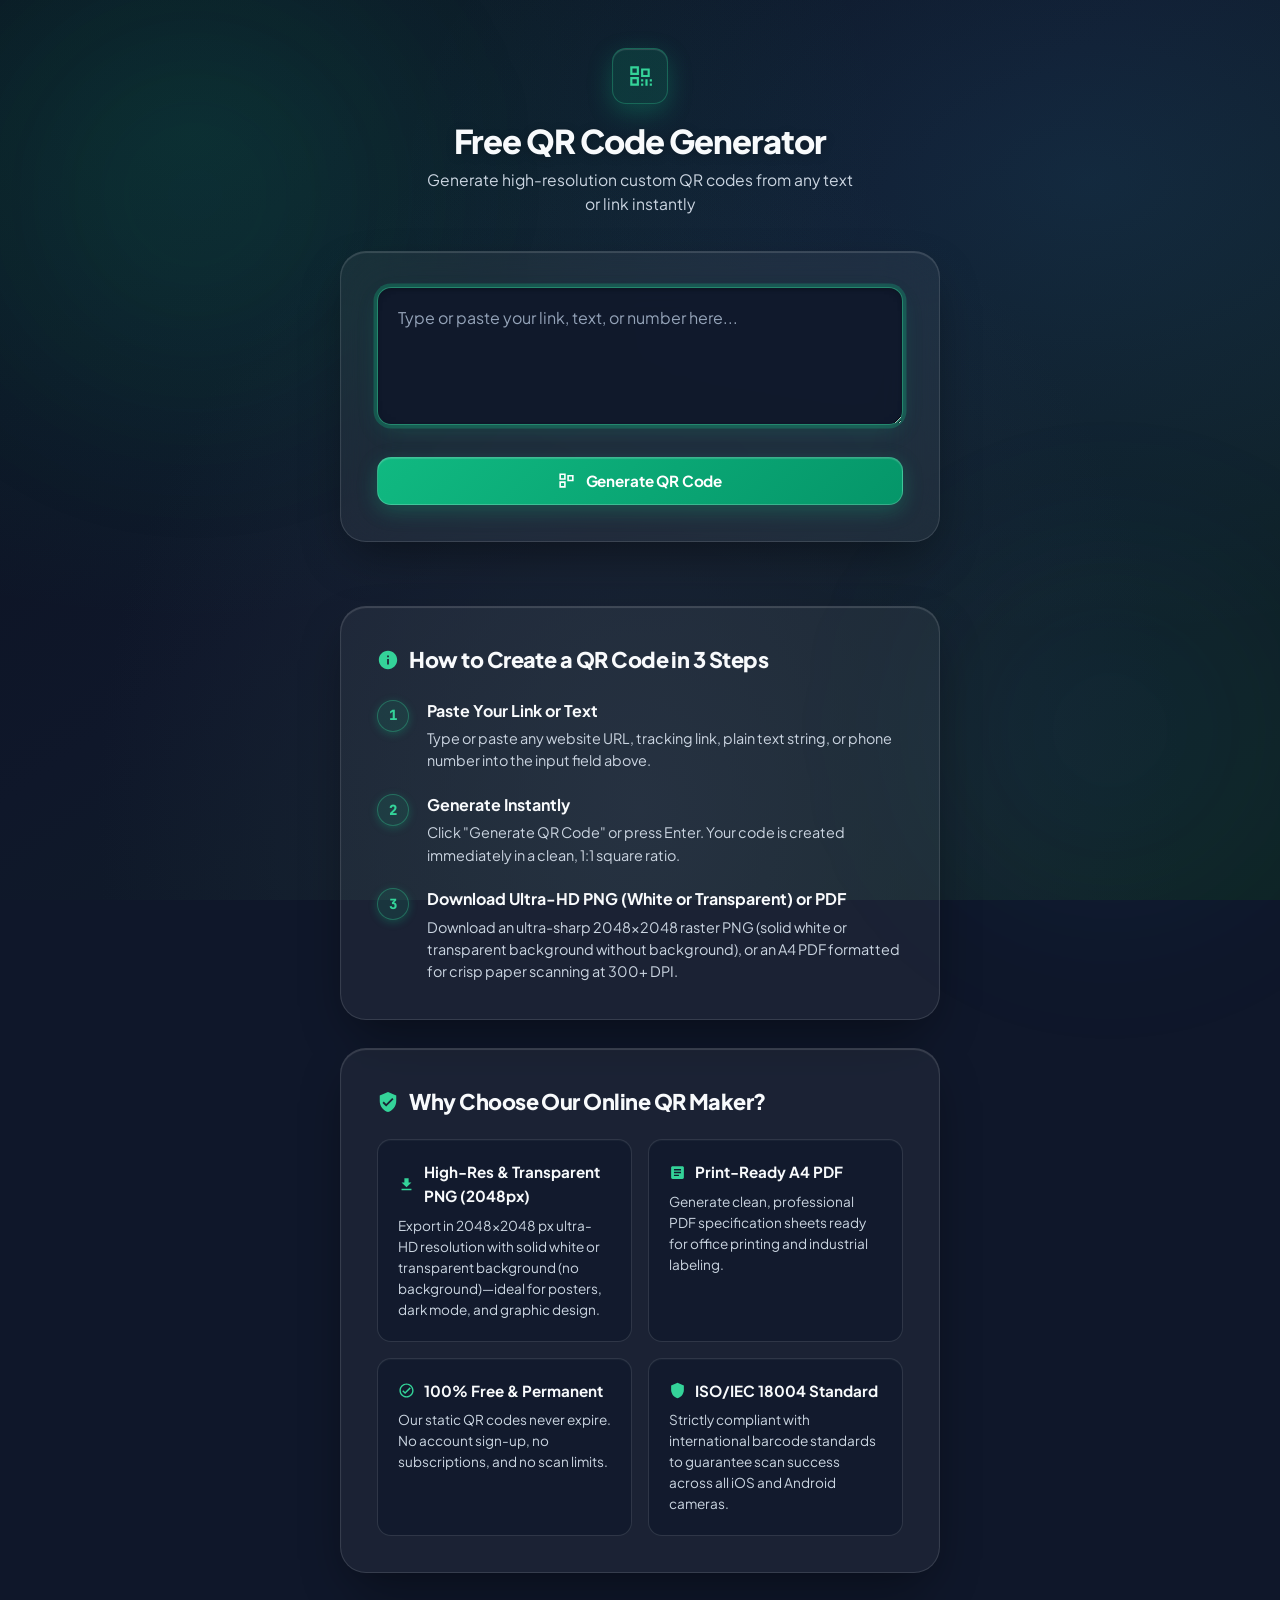
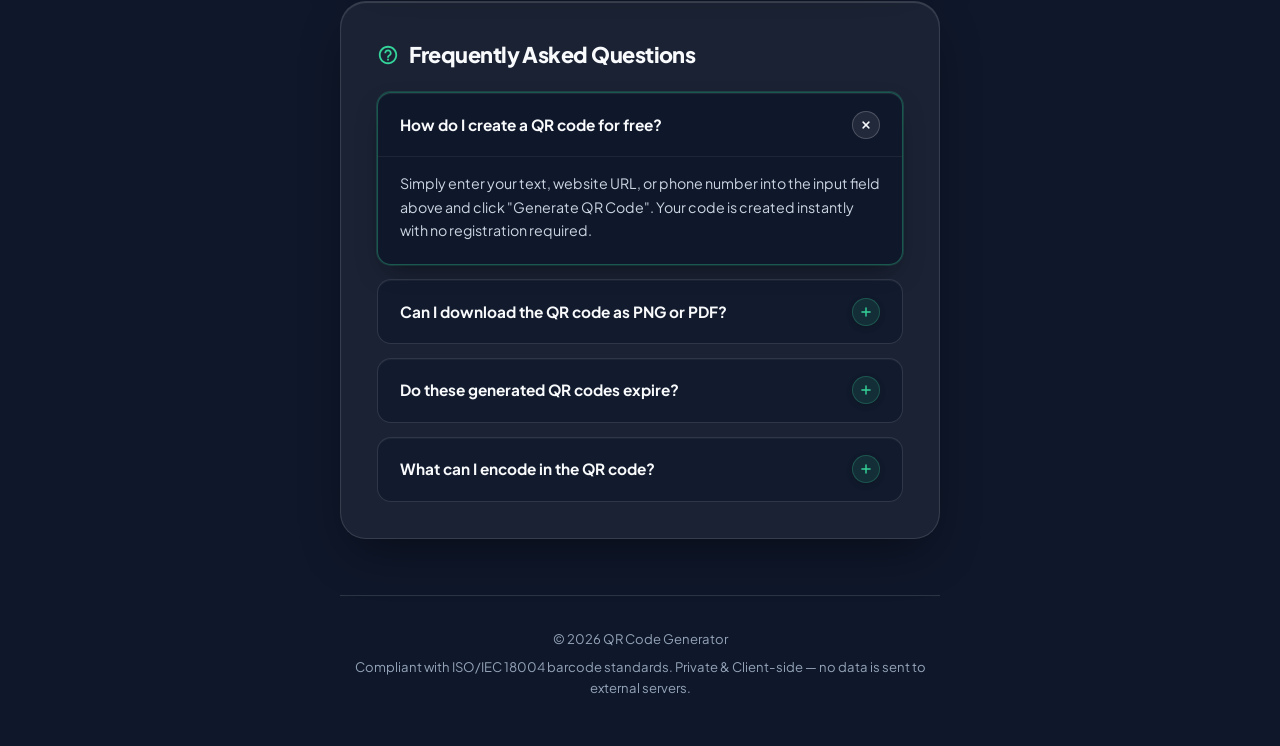
<file: index.html>
<!DOCTYPE html>
<html lang="en">

<head>
    <meta charset="UTF-8">
    <meta name="viewport" content="width=device-width, initial-scale=1.0">
    <title>Free QR Code Generator</title>

    <!-- Search Engine Optimization Meta Tags -->
    <meta name="description"
        content="Generate high-resolution custom QR codes online for free. Convert links, text, or phone numbers to scannable QR codes and download as standard PNG, transparent PNG (no background), or PDF instantly.">
    <meta name="keywords"
        content="QR code generator, free QR code generator, create QR code online, QR code maker, generate QR code from link, download QR code PNG, transparent QR code, QR code no background, QR code transparent PNG, QR code PDF generator, permanent QR code, high resolution QR code">
    <meta name="author" content="QR Code Generator">
    <meta name="robots" content="index, follow, max-image-preview:large, max-snippet:-1, max-video-preview:-1">
    <link rel="canonical" href="https://free-qrcode.pages.dev/">

    <!-- Open Graph / Facebook / LinkedIn / Discord -->
    <meta property="og:type" content="website">
    <meta property="og:url" content="https://free-qrcode.pages.dev/">
    <meta property="og:title" content="Free QR Code Generator — Create Custom QR Codes in PNG, Transparent PNG & PDF">
    <meta property="og:description"
        content="Generate high-resolution custom QR codes online for free. Convert links, text, or phone numbers to scannable QR codes and download as standard PNG, transparent PNG (no background), or PDF instantly.">
    <meta property="og:site_name" content="QR Code Generator">
    <meta property="og:locale" content="en_US">

    <!-- Twitter Card -->
    <meta name="twitter:card" content="summary_large_image">
    <meta name="twitter:url" content="https://free-qrcode.pages.dev/">
    <meta name="twitter:title" content="Free QR Code Generator — Create Custom QR Codes in PNG, Transparent PNG & PDF">
    <meta name="twitter:description"
        content="Generate high-resolution custom QR codes online for free. Convert links, text, or phone numbers to scannable QR codes and download as standard PNG, transparent PNG (no background), or PDF instantly.">

    <!-- Mobile & Theme -->
    <meta name="theme-color" content="#0f172a">
    <link rel="icon" type="image/svg+xml"
        href="data:image/svg+xml,%3Csvg xmlns='http://www.w3.org/2000/svg' viewBox='0 0 24 24' fill='%2334d399'%3E%3Cpath d='M3 11V3h8v8H3zm2-6v4h4V5H5zM3 21v-8h8v8H3zm2-6v4h4v-4H5zm8-10h8v8h-8V5zm2 6h4V7h-4v4zm-2 4h2v2h-2v-2zm4 0h2v2h-2v-2zm-4 4h2v2h-2v-2zm4 0h2v2h-2v-2zm4 0h2v2h-2v-2zm0-4h2v2h-2v-2zm-4 2h2v2h-2v-2z'/%3E%3C/svg%3E">
    <link rel="dns-prefetch" href="https://freeqrcode.de5.net">
    <link rel="preconnect" href="https://fonts.googleapis.com">
    <link rel="preconnect" href="https://fonts.gstatic.com" crossorigin>
    <link
        href="https://fonts.googleapis.com/css2?family=Plus+Jakarta+Sans:wght@400;500;600;700;800&family=JetBrains+Mono:wght@400;500;600&display=swap"
        rel="stylesheet">
    <link rel="stylesheet" href="styles.css">

    <!-- Schema.org JSON-LD Structured Data for Google Rich Snippets -->
    <script type="application/ld+json">
    {
      "@context": "https://schema.org",
      "@graph": [
        {
          "@type": "WebApplication",
          "@id": "https://free-qrcode.pages.dev/#webapp",
          "name": "QR Code Generator",
          "url": "https://free-qrcode.pages.dev/",
          "sameAs": [
            "https://freeqrcode.de5.net/"
          ],
          "description": "Free high-quality QR code generator tool to create scannable QR codes from links or text, downloadable in ultra-HD 2048x2048 PNG (solid white or transparent background) and print-ready A4 PDF.",
          "applicationCategory": "UtilitiesApplication",
          "operatingSystem": "All",
          "browserRequirements": "Requires JavaScript. Requires HTML5.",
          "offers": {
            "@type": "Offer",
            "price": "0",
            "priceCurrency": "USD"
          },
          "featureList": [
            "Convert any text or URL into a QR code",
            "Ultra high-resolution 2048x2048 PNG download (solid white background)",
            "Transparent 2048x2048 PNG download (no background / alpha channel)",
            "Print-ready A4 PDF document download",
            "100% mobile browser compatible with instant client-side rendering",
            "Strict ISO/IEC 18004 Standard compliance with Level H error correction",
            "100% free with no registration or scan limits"
          ]
        },
        {
          "@type": "HowTo",
          "@id": "https://free-qrcode.pages.dev/#howto",
          "name": "How to Create a QR Code for Free",
          "description": "Step-by-step instructions to create and download a custom QR code.",
          "step": [
            {
              "@type": "HowToStep",
              "position": 1,
              "name": "Enter Your Content",
              "text": "Paste any URL link, text string, tracking ID, or phone number into the input field."
            },
            {
              "@type": "HowToStep",
              "position": 2,
              "name": "Click Generate",
              "text": "Click the Generate QR Code button or press Enter to render the scannable code immediately."
            },
            {
              "@type": "HowToStep",
              "position": 3,
              "name": "Download Ultra HD PNG (White or Transparent) or PDF",
              "text": "Choose to download your QR code as a 2048x2048 ultra-HD PNG image with white background, as a 2048x2048 transparent PNG without background, or as an A4 PDF document formatted for paper printing."
            }
          ]
        },
        {
          "@type": "FAQPage",
          "@id": "https://free-qrcode.pages.dev/#faq",
          "mainEntity": [
            {
              "@type": "Question",
              "name": "How do I create a QR code for free?",
              "acceptedAnswer": {
                "@type": "Answer",
                "text": "Simply enter your text, website URL, or phone number into the input field above, and click 'Generate QR Code'. Your code is created instantly with no registration required."
              }
            },
            {
              "@type": "Question",
              "name": "Can I download the QR code as PNG or PDF?",
              "acceptedAnswer": {
                "@type": "Answer",
                "text": "Yes! Once generated, you can download your QR code as an ultra high-resolution 2048x2048 raster PNG image with a solid white background, as a 2048x2048 transparent PNG without background (ideal for graphic design, dark mode, and merchandise), or as an A4 PDF document formatted for crisp paper printing."
              }
            },
            {
              "@type": "Question",
              "name": "Do these generated QR codes expire?",
              "acceptedAnswer": {
                "@type": "Answer",
                "text": "No. These are static standard QR codes compliant with the ISO/IEC 18004 specification. They never expire and will work permanently as long as the encoded destination remains valid."
              }
            },
            {
              "@type": "Question",
              "name": "What can I encode in the QR code?",
              "acceptedAnswer": {
                "@type": "Answer",
                "text": "You can encode website links (URLs), serial numbers, tracking identifiers, Wi-Fi credentials, email addresses, phone numbers, or any custom text up to 2,048 characters."
              }
            }
          ]
        }
      ]
    }
    </script>
</head>

<body>

    <main class="app-shell">
        <!-- Header -->
        <header class="app-header">
            <div class="brand-icon" aria-hidden="true">
                <svg viewBox="0 0 24 24">
                    <path
                        d="M3 11V3h8v8H3zm2-6v4h4V5H5zM3 21v-8h8v8H3zm2-6v4h4v-4H5zm8-10h8v8h-8V5zm2 6h4V7h-4v4zm-2 4h2v2h-2v-2zm4 0h2v2h-2v-2zm-4 4h2v2h-2v-2zm4 0h2v2h-2v-2zm4 0h2v2h-2v-2zm0-4h2v2h-2v-2zm-4 2h2v2h-2v-2z" />
                </svg>
            </div>
            <h1>Free QR Code Generator</h1>
            <p>Generate high-resolution custom QR codes from any text or link instantly</p>
        </header>

        <!-- Main Form Card -->
        <section class="main-card" aria-label="QR Code Generator Tool">
            <form id="qrForm">
                <div class="form-group">
                    <!-- <div class="form-label">
                        <label for="textInput"></label>
                        <span class="char-counter"><span id="charCount">0</span> characters</span>
                    </div> -->
                    <textarea id="textInput" class="input-field"
                        placeholder="Type or paste your link, text, or number here..." rows="4" autofocus
                        aria-label="Text or link to encode into QR code" required></textarea>
                </div>

                <button type="submit" class="btn-primary" id="generateBtn" aria-label="Generate QR Code">
                    <span class="btn-content">
                        <svg viewBox="0 0 24 24" aria-hidden="true">
                            <path
                                d="M3 11V3h8v8H3zm2-6v4h4V5H5zM3 21v-8h8v8H3zm2-6v4h4v-4H5zm8-10h8v8h-8V5zm2 6h4V7h-4v4z" />
                        </svg>
                        <span class="btn-text">Generate QR Code</span>
                    </span>
                    <span class="btn-loading-state" aria-hidden="true">
                        <svg class="btn-spinner" viewBox="0 0 24 24" fill="none" xmlns="http://www.w3.org/2000/svg">
                            <circle cx="12" cy="12" r="9.5" stroke="rgba(255, 255, 255, 0.25)" stroke-width="2.5"></circle>
                            <path d="M12 2.5C17.2467 2.5 21.5 6.75329 21.5 12" stroke="#34d399" stroke-width="2.5" stroke-linecap="round"></path>
                        </svg>
                        <span class="btn-loading-text">Generating QR Code...</span>
                    </span>
                    <span class="btn-progress-bar" aria-hidden="true"></span>
                </button>
            </form>
        </section>

        <!-- SEO Informational & Keyword Authority Section -->
        <section class="seo-content-section" aria-label="About QR Code Generator">
            <!-- How It Works Step-by-Step -->
            <article class="seo-card">
                <h2>
                    <svg viewBox="0 0 24 24" aria-hidden="true">
                        <path
                            d="M12 2C6.48 2 2 6.48 2 12s4.48 10 10 10 10-4.48 10-10S17.52 2 12 2zm1 15h-2v-6h2v6zm0-8h-2V7h2v2z" />
                    </svg>
                    How to Create a QR Code in 3 Steps
                </h2>
                <ol class="steps-list">
                    <li class="step-item">
                        <span class="step-num" aria-hidden="true">1</span>
                        <div class="step-info">
                            <h3>Paste Your Link or Text</h3>
                            <p>Type or paste any website URL, tracking link, plain text string, or phone number into the
                                input field above.</p>
                        </div>
                    </li>
                    <li class="step-item">
                        <span class="step-num" aria-hidden="true">2</span>
                        <div class="step-info">
                            <h3>Generate Instantly</h3>
                            <p>Click "Generate QR Code" or press Enter. Your code is created immediately in a clean, 1:1
                                square ratio.</p>
                        </div>
                    </li>
                    <li class="step-item">
                        <span class="step-num" aria-hidden="true">3</span>
                        <div class="step-info">
                            <h3>Download Ultra-HD PNG (White or Transparent) or PDF</h3>
                            <p>Download an ultra-sharp 2048×2048 raster PNG (solid white or transparent background without background), or an A4 PDF formatted for crisp paper scanning at 300+ DPI.</p>
                        </div>
                    </li>
                </ol>
            </article>

            <!-- Key Features Grid -->
            <article class="seo-card">
                <h2>
                    <svg viewBox="0 0 24 24" aria-hidden="true">
                        <path
                            d="M12 1L3 5v6c0 5.55 3.84 10.74 9 12 5.16-1.26 9-6.45 9-12V5l-9-4zm-2 16l-4-4 1.41-1.41L10 14.17l6.59-6.59L18 9l-8 8z" />
                    </svg>
                    Why Choose Our Online QR Maker?
                </h2>
                <div class="features-grid">
                    <div class="feature-box">
                        <h3>
                            <svg viewBox="0 0 24 24" aria-hidden="true">
                                <path d="M19 9h-4V3H9v6H5l7 7 7-7zM5 18v2h14v-2H5z" />
                            </svg>
                            High-Res & Transparent PNG (2048px)
                        </h3>
                        <p>Export in 2048×2048 px ultra-HD resolution with solid white or transparent background (no background)—ideal for posters, dark mode, and graphic design.</p>
                    </div>
                    <div class="feature-box">
                        <h3>
                            <svg viewBox="0 0 24 24" aria-hidden="true">
                                <path
                                    d="M19 3H5c-1.1 0-2 .9-2 2v14c0 1.1.9 2 2 2h14c1.1 0 2-.9 2-2V5c0-1.1-.9-2-2-2zm-5 14H7v-2h7v2zm3-4H7v-2h10v2zm0-4H7V7h10v2z" />
                            </svg>
                            Print-Ready A4 PDF
                        </h3>
                        <p>Generate clean, professional PDF specification sheets ready for office printing and
                            industrial labeling.</p>
                    </div>
                    <div class="feature-box">
                        <h3>
                            <svg viewBox="0 0 24 24" aria-hidden="true">
                                <path
                                    d="M12 2C6.48 2 2 6.48 2 12s4.48 10 10 10 10-4.48 10-10S17.52 2 12 2zm0 18c-4.41 0-8-3.59-8-8s3.59-8 8-8 8 3.59 8 8-3.59 8-8 8zm4.59-12.42L10 14.17l-2.59-2.58L6 13l4 4 8-8z" />
                            </svg>
                            100% Free & Permanent
                        </h3>
                        <p>Our static QR codes never expire. No account sign-up, no subscriptions, and no scan limits.
                        </p>
                    </div>
                    <div class="feature-box">
                        <h3>
                            <svg viewBox="0 0 24 24" aria-hidden="true">
                                <path d="M12 1L3 5v6c0 5.55 3.84 10.74 9 12 5.16-1.26 9-6.45 9-12V5l-9-4z" />
                            </svg>
                            ISO/IEC 18004 Standard
                        </h3>
                        <p>Strictly compliant with international barcode standards to guarantee scan success across all
                            iOS and Android cameras.</p>
                    </div>
                </div>
            </article>

            <!-- Frequently Asked Questions (FAQ) -->
            <article class="seo-card">
                <h2>
                    <svg viewBox="0 0 24 24" aria-hidden="true">
                        <path
                            d="M11 18h2v-2h-2v2zm1-16C6.48 2 2 6.48 2 12s4.48 10 10 10 10-4.48 10-10S17.52 2 12 2zm0 18c-4.41 0-8-3.59-8-8s3.59-8 8-8 8 3.59 8 8-3.59 8-8 8zm0-14c-2.21 0-4 1.79-4 4h2c0-1.1.9-2 2-2s2 .9 2 2c0 2-3 1.75-3 5h2c0-2.25 3-2.5 3-5 0-2.21-1.79-4-4-4z" />
                    </svg>
                    Frequently Asked Questions
                </h2>
                <div class="faq-list">
                    <details class="faq-item" name="faq-accordion" open>
                        <summary class="faq-question">
                            <span class="faq-question-text">How do I create a QR code for free?</span>
                            <span class="faq-icon" aria-hidden="true">
                                <svg viewBox="0 0 24 24" fill="none" stroke="currentColor" stroke-width="2.5" stroke-linecap="round">
                                    <line x1="12" y1="5" x2="12" y2="19"></line>
                                    <line x1="5" y1="12" x2="19" y2="12"></line>
                                </svg>
                            </span>
                        </summary>
                        <div class="faq-answer">
                            <div class="faq-answer-inner">
                                Simply enter your text, website URL, or phone number into the input field above and click
                                "Generate QR Code". Your code is created instantly with no registration required.
                            </div>
                        </div>
                    </details>
                    <details class="faq-item" name="faq-accordion">
                        <summary class="faq-question">
                            <span class="faq-question-text">Can I download the QR code as PNG or PDF?</span>
                            <span class="faq-icon" aria-hidden="true">
                                <svg viewBox="0 0 24 24" fill="none" stroke="currentColor" stroke-width="2.5" stroke-linecap="round">
                                    <line x1="12" y1="5" x2="12" y2="19"></line>
                                    <line x1="5" y1="12" x2="19" y2="12"></line>
                                </svg>
                            </span>
                        </summary>
                        <div class="faq-answer">
                            <div class="faq-answer-inner">
                                Yes! Once generated, you can download your QR code as an ultra high-resolution 2048×2048
                                raster PNG with solid white background, as a 2048×2048 transparent PNG without background (perfect for graphic design and merchandise), or as an A4 PDF document formatted for paper printing.
                            </div>
                        </div>
                    </details>
                    <details class="faq-item" name="faq-accordion">
                        <summary class="faq-question">
                            <span class="faq-question-text">Do these generated QR codes expire?</span>
                            <span class="faq-icon" aria-hidden="true">
                                <svg viewBox="0 0 24 24" fill="none" stroke="currentColor" stroke-width="2.5" stroke-linecap="round">
                                    <line x1="12" y1="5" x2="12" y2="19"></line>
                                    <line x1="5" y1="12" x2="19" y2="12"></line>
                                </svg>
                            </span>
                        </summary>
                        <div class="faq-answer">
                            <div class="faq-answer-inner">
                                No. These are static standard QR codes compliant with the ISO/IEC 18004 specification. They
                                never expire and will work permanently as long as the encoded destination remains valid.
                            </div>
                        </div>
                    </details>
                    <details class="faq-item" name="faq-accordion">
                        <summary class="faq-question">
                            <span class="faq-question-text">What can I encode in the QR code?</span>
                            <span class="faq-icon" aria-hidden="true">
                                <svg viewBox="0 0 24 24" fill="none" stroke="currentColor" stroke-width="2.5" stroke-linecap="round">
                                    <line x1="12" y1="5" x2="12" y2="19"></line>
                                    <line x1="5" y1="12" x2="19" y2="12"></line>
                                </svg>
                            </span>
                        </summary>
                        <div class="faq-answer">
                            <div class="faq-answer-inner">
                                You can encode website links (URLs), serial numbers, tracking identifiers, Wi-Fi
                                credentials, email addresses, phone numbers, or any custom text up to 2,048 characters.
                            </div>
                        </div>
                    </details>
                </div>
            </article>
        </section>

        <!-- SEO Footer -->
        <footer class="seo-footer">
            <p>© 2026 QR Code Generator</p>
            <p>Compliant with ISO/IEC 18004 barcode standards. Private & Client-side — no data is sent to external
                servers.</p>
        </footer>
    </main>

    <!-- Toast Notification -->
    <div id="toast" class="toast-msg" role="status" aria-live="polite"></div>

    <script src="script.js"></script>
</body>

</html>
</file>
<file: styles.css>
/* --------------------------------------------------------------------------
   Design Tokens & System Variables
   -------------------------------------------------------------------------- */
:root {
    /* Atmospheric Base & Canvas */
    --bg-base: #0f172a;
    --card-glass: rgba(255, 255, 255, 0.05);
    --card-glass-hover: rgba(255, 255, 255, 0.08);
    --input-glass: rgba(15, 23, 42, 0.65);
    --input-glass-focus: rgba(15, 23, 42, 0.9);

    /* Glass Borders & Specular Highlights */
    --border-glass: rgba(255, 255, 255, 0.12);
    --border-glass-hover: rgba(255, 255, 255, 0.22);
    --border-glass-focus: rgba(52, 211, 153, 0.6);
    --glass-shine: inset 0 1px 1px rgba(255, 255, 255, 0.15);

    /* Professional High-Contrast Typography */
    --text-primary: #f8fafc;
    --text-secondary: #cbd5e1;
    --text-muted: #94a3b8;
    --text-inverse: #022c22;

    /* Primary Accent (Electric Emerald Mint) */
    --accent: #10b981;
    --accent-hover: #34d399;
    --accent-glow: rgba(16, 185, 129, 0.28);
    --accent-glass: rgba(16, 185, 129, 0.12);
    --accent-border: rgba(52, 211, 153, 0.35);

    /* PDF Sky Blue Accent */
    --pdf-accent: #38bdf8;
    --pdf-accent-hover: #7dd3fc;
    --pdf-glass: rgba(56, 189, 248, 0.12);
    --pdf-border: rgba(56, 189, 248, 0.35);

    /* Radii */
    --radius-xs: 6px;
    --radius-sm: 10px;
    --radius-md: 14px;
    --radius-lg: 20px;
    --radius-xl: 26px;

    /* Depth Shadows */
    --shadow-glass: 0 20px 50px -12px rgba(0, 0, 0, 0.45), var(--glass-shine);
    --shadow-hover: 0 25px 60px -12px rgba(0, 0, 0, 0.55), var(--glass-shine);

    /* Pro Typography Stack */
    --font-sans: 'Plus Jakarta Sans', -apple-system, BlinkMacSystemFont, 'Segoe UI', Roboto, sans-serif;
    --font-mono: 'JetBrains Mono', 'SF Mono', Consolas, monospace;

    /* Animation Timing */
    --ease-spring: cubic-bezier(0.16, 1, 0.3, 1);
    --ease-bounce: cubic-bezier(0.34, 1.56, 0.64, 1);
    --ease-smooth: cubic-bezier(0.4, 0, 0.2, 1);
    --ease-tactile: cubic-bezier(0.2, 0.8, 0.2, 1);
}

/* --------------------------------------------------------------------------
   Reset & Fluid Base
   -------------------------------------------------------------------------- */
*,
*::before,
*::after {
    box-sizing: border-box;
    margin: 0;
    padding: 0;
    -webkit-tap-highlight-color: transparent;
}

a,
button,
input,
textarea,
select,
summary,
[role="button"] {
    -webkit-tap-highlight-color: transparent;
}

html {
    -webkit-text-size-adjust: 100%;
    -moz-text-size-adjust: 100%;
    text-size-adjust: 100%;
    scroll-behavior: smooth;
    -webkit-font-smoothing: antialiased;
    -moz-osx-font-smoothing: grayscale;
    text-rendering: optimizeLegibility;
    font-feature-settings: "cv02", "cv03", "cv04", "cv11";
}

/* Custom Sleek Scrollbar */
html {
    scrollbar-width: thin;
    scrollbar-color: rgba(52, 211, 153, 0.35) transparent;
}

::-webkit-scrollbar {
    width: 6px;
    height: 6px;
}

::-webkit-scrollbar-track {
    background: transparent;
}

::-webkit-scrollbar-thumb {
    background: rgba(255, 255, 255, 0.14);
    border-radius: 999px;
    transition: background 0.2s ease;
}

::-webkit-scrollbar-thumb:hover {
    background: rgba(52, 211, 153, 0.5);
}

/* ==========================================================================
   Ambient Atmospheric Background
   ========================================================================== */
body {
    background-color: var(--bg-base);
    background-image:
        radial-gradient(at 15% 15%, rgba(16, 185, 129, 0.12) 0px, transparent 45%),
        radial-gradient(at 85% 20%, rgba(56, 189, 248, 0.1) 0px, transparent 45%),
        radial-gradient(at 50% 90%, rgba(30, 41, 59, 0.8) 0px, transparent 60%),
        linear-gradient(145deg, #0b1120 0%, #0f172a 45%, #0f2425 100%);
    background-attachment: fixed;
    color: var(--text-primary);
    font-family: var(--font-sans);
    line-height: 1.6;
    min-height: 100vh;
    display: flex;
    flex-direction: column;
    align-items: center;
    justify-content: center;
    padding: clamp(1.5rem, 4vw, 3rem) clamp(1rem, 3.5vw, 1.75rem);
    position: relative;
    overflow-x: hidden;
}

/* Ambient Floating Orbs */
body::before,
body::after {
    content: '';
    position: fixed;
    border-radius: 50%;
    filter: blur(100px);
    pointer-events: none;
    z-index: -1;
    opacity: 0.65;
    will-change: transform, opacity;
}

body::before {
    width: clamp(320px, 45vw, 550px);
    height: clamp(320px, 45vw, 550px);
    background: radial-gradient(circle, rgba(16, 185, 129, 0.18), transparent 70%);
    top: -80px;
    left: -80px;
    animation: floatOrb1 22s ease-in-out infinite alternate;
}

body::after {
    width: clamp(300px, 40vw, 500px);
    height: clamp(300px, 40vw, 500px);
    background: radial-gradient(circle, rgba(56, 189, 248, 0.14), transparent 70%);
    bottom: -80px;
    right: -80px;
    animation: floatOrb2 25s ease-in-out infinite alternate;
}

@keyframes floatOrb1 {
    0% {
        transform: translate(0, 0) scale(1);
    }

    50% {
        transform: translate(40px, 30px) scale(1.06);
    }

    100% {
        transform: translate(-20px, 45px) scale(0.96);
    }
}

@keyframes floatOrb2 {
    0% {
        transform: translate(0, 0) scale(1);
    }

    50% {
        transform: translate(-35px, -25px) scale(1.08);
    }

    100% {
        transform: translate(25px, -35px) scale(0.95);
    }
}

/* ==========================================================================
   Layout Shell & Fluid Proportions
   ========================================================================== */
.app-shell {
    width: 100%;
    max-width: 600px;
    margin: 0 auto;
}

/* Header Section */
.app-header {
    text-align: center;
    margin-bottom: clamp(1.5rem, 3.5vw, 2.25rem);
    animation: fadeInUp 0.5s var(--ease-spring) both;
}

.brand-icon {
    width: clamp(48px, 6vw, 56px);
    height: clamp(48px, 6vw, 56px);
    background: rgba(16, 185, 129, 0.15);
    border: 1px solid rgba(52, 211, 153, 0.3);
    border-radius: var(--radius-md);
    display: inline-flex;
    align-items: center;
    justify-content: center;
    color: var(--accent-hover);
    margin-bottom: 1rem;
    box-shadow: 0 8px 24px var(--accent-glow), var(--glass-shine);
    backdrop-filter: blur(14px);
    -webkit-backdrop-filter: blur(14px);
    transition: transform 0.3s var(--ease-bounce), box-shadow 0.3s ease;
}

.brand-icon:hover {
    transform: translateY(-2px) scale(1.05);
    box-shadow: 0 12px 30px rgba(16, 185, 129, 0.35), var(--glass-shine);
}

.brand-icon svg {
    width: 26px;
    height: 26px;
    fill: currentColor;
}

.app-header h1 {
    font-size: clamp(1.4rem, 3.8vw, 2.05rem);
    font-weight: 800;
    letter-spacing: -0.03em;
    line-height: 1.25;
    margin-bottom: 0.45rem;
    color: var(--text-primary);
    text-shadow: 0 2px 10px rgba(0, 0, 0, 0.25);
}

.app-header p {
    font-size: clamp(0.88rem, 1.4vw + 0.35rem, 0.98rem);
    color: var(--text-secondary);
    max-width: 440px;
    margin: 0 auto;
    line-height: 1.5;
}

/* ==========================================================================
   Glassmorphic Card Panel & Interactive Micro-Animations
   ========================================================================== */
.main-card {
    background: var(--card-glass);
    backdrop-filter: blur(28px);
    -webkit-backdrop-filter: blur(28px);
    border: 1px solid var(--border-glass);
    border-radius: var(--radius-xl);
    padding: clamp(1.35rem, 3.8vw, 2.25rem);
    box-shadow: var(--shadow-glass);
    transition: border-color 0.35s ease, box-shadow 0.35s ease, transform 0.35s var(--ease-spring);
    animation: fadeInUp 0.55s var(--ease-spring) 0.08s both;
}

.main-card:hover {
    border-color: var(--border-glass-hover);
    box-shadow: var(--shadow-hover);
    transform: translateY(-2px);
}

/* Form Structure */
.form-group {
    margin-bottom: 1.5rem;
}

.form-label {
    display: flex;
    justify-content: space-between;
    align-items: center;
    font-size: 0.82rem;
    font-weight: 700;
    color: var(--text-secondary);
    margin-bottom: 0.65rem;
    text-transform: uppercase;
    letter-spacing: 0.05em;
}

.char-counter {
    font-family: var(--font-mono);
    font-size: 0.76rem;
    color: var(--text-muted);
    font-variant-numeric: tabular-nums;
}

/* Input Area (16px base font prevents iOS auto-zoom) */
.input-field {
    width: 100%;
    padding: 1.05rem 1.25rem;
    background: var(--input-glass);
    backdrop-filter: blur(16px);
    -webkit-backdrop-filter: blur(16px);
    border: 1px solid var(--border-glass);
    border-radius: var(--radius-md);
    color: var(--text-primary);
    font-family: var(--font-sans);
    font-size: 1rem;
    outline: none;
    transition: border-color 0.28s var(--ease-spring),
        box-shadow 0.28s var(--ease-spring),
        background 0.25s ease,
        transform 0.28s var(--ease-spring);
    resize: vertical;
    min-height: 125px;
    line-height: 1.6;
    box-shadow: inset 0 2px 4px rgba(0, 0, 0, 0.2);
}

.input-field:hover {
    border-color: var(--border-glass-hover);
    background: rgba(15, 23, 42, 0.75);
}

.input-field:focus {
    background: var(--input-glass-focus);
    border-color: var(--border-glass-focus);
    box-shadow: 0 0 0 3.5px var(--accent-glow), 0 8px 24px -4px rgba(16, 185, 129, 0.2), inset 0 2px 4px rgba(0, 0, 0, 0.2);
    transform: translateY(-1px);
}

.input-field::placeholder {
    color: var(--text-muted);
    font-weight: 400;
}

.input-error-shake {
    animation: shakeInput 0.4s cubic-bezier(0.36, 0.07, 0.19, 0.97) both;
    border-color: #f43f5e !important;
    box-shadow: 0 0 0 3px rgba(244, 63, 94, 0.3) !important;
}

@keyframes shakeInput {

    10%,
    90% {
        transform: translate3d(-2px, 0, 0);
    }

    20%,
    80% {
        transform: translate3d(3px, 0, 0);
    }

    30%,
    50%,
    70% {
        transform: translate3d(-5px, 0, 0);
    }

    40%,
    60% {
        transform: translate3d(5px, 0, 0);
    }
}

/* ==========================================================================
   Buttons with Shimmer Sweep & Tactile Feedback
   ========================================================================== */
.btn-primary {
    width: 100%;
    min-height: 48px;
    padding: 0.85rem 1.4rem;
    background: linear-gradient(135deg, #10b981 0%, #059669 100%);
    color: #ffffff;
    border: 1px solid rgba(255, 255, 255, 0.2);
    border-radius: var(--radius-md);
    font-family: var(--font-sans);
    font-size: 0.95rem;
    font-weight: 700;
    letter-spacing: -0.01em;
    cursor: pointer;
    display: flex;
    align-items: center;
    justify-content: center;
    position: relative;
    overflow: hidden;
    transition: transform 0.22s var(--ease-spring), box-shadow 0.22s ease, background 0.25s ease, border-color 0.25s ease;
    box-shadow: 0 6px 20px var(--accent-glow), var(--glass-shine);
    text-decoration: none;
    -webkit-user-select: none;
    user-select: none;
    transform: translateZ(0);
}

/* Shimmer Light Sweep on Hover */
.btn-primary::after {
    content: '';
    position: absolute;
    top: 0;
    left: -120%;
    width: 60%;
    height: 100%;
    background: linear-gradient(90deg, transparent, rgba(255, 255, 255, 0.22), transparent);
    transform: skewX(-20deg);
    transition: left 0.65s ease;
    pointer-events: none;
}

.btn-primary:hover:not(.is-loading) {
    background: linear-gradient(135deg, #34d399 0%, #10b981 100%);
    transform: translateY(-2px) translateZ(0);
    box-shadow: 0 10px 26px rgba(16, 185, 129, 0.38), var(--glass-shine);
}

.btn-primary:hover:not(.is-loading)::after {
    left: 150%;
}

.btn-primary:active:not(.is-loading) {
    transform: translateY(1px) scale(0.978) translateZ(0);
    box-shadow: 0 3px 10px var(--accent-glow);
    transition-duration: 0.08s;
}

/* Button Default Content Container */
.btn-content {
    display: inline-flex;
    align-items: center;
    justify-content: center;
    gap: 0.6rem;
    transition: opacity 0.2s ease, transform 0.22s var(--ease-spring);
    will-change: opacity, transform;
}

.btn-content svg {
    width: 19px;
    height: 19px;
    fill: currentColor;
    transition: transform 0.25s ease;
    flex-shrink: 0;
}

.btn-primary:hover:not(.is-loading) .btn-content svg {
    transform: rotate(6deg) scale(1.08);
}

/* Premium Seamless Loading Indicator Overlay */
.btn-loading-state {
    position: absolute;
    inset: 0;
    display: inline-flex;
    align-items: center;
    justify-content: center;
    gap: 0.65rem;
    opacity: 0;
    pointer-events: none;
    transform: translate3d(0, 8px, 0);
    transition: opacity 0.2s ease, transform 0.22s var(--ease-spring);
    will-change: opacity, transform;
}

/* Active Loading State */
.btn-primary.is-loading {
    pointer-events: none;
    cursor: wait;
    background: linear-gradient(135deg, #059669 0%, #047857 100%);
    box-shadow: 0 0 20px rgba(16, 185, 129, 0.45), var(--glass-shine);
    transform: scale(0.99) translateZ(0);
    border-color: rgba(52, 211, 153, 0.55);
}

.btn-primary.is-loading::after {
    display: none;
}

.btn-primary.is-loading .btn-content {
    opacity: 0;
    transform: translate3d(0, -8px, 0);
}

.btn-primary.is-loading .btn-loading-state {
    opacity: 1;
    pointer-events: auto;
    transform: translate3d(0, 0, 0);
}

/* Precision SVG Spinner */
.btn-spinner {
    width: 20px;
    height: 20px;
    animation: btnSpin 0.7s linear infinite !important;
    display: inline-block;
    flex-shrink: 0;
    transform-origin: center center;
    will-change: transform;
}

@keyframes btnSpin {
    0% {
        transform: rotate(0deg);
    }

    100% {
        transform: rotate(360deg);
    }
}

.btn-loading-text {
    font-size: 0.92rem;
    font-weight: 600;
    letter-spacing: -0.01em;
}

/* Micro Hairline Progress Line */
.btn-progress-bar {
    position: absolute;
    bottom: 0;
    left: 0;
    height: 2.5px;
    width: 0%;
    background: linear-gradient(90deg, #34d399, #a7f3d0);
    box-shadow: 0 0 6px #34d399;
    opacity: 0;
    transition: opacity 0.2s ease;
}

.btn-primary.is-loading .btn-progress-bar {
    opacity: 1;
    animation: btnProgressFill 0.55s ease-out forwards;
}

@keyframes btnProgressFill {
    0% {
        width: 0%;
    }

    45% {
        width: 68%;
    }

    100% {
        width: 100%;
    }
}

/* ==========================================================================
   Result Page — QR Viewfinder & Download Actions
   ========================================================================== */
.top-bar {
    display: flex;
    align-items: center;
    justify-content: space-between;
    margin-bottom: 1.5rem;
    animation: fadeInUp 0.4s var(--ease-spring) both;
}

.back-btn {
    display: inline-flex;
    align-items: center;
    gap: 0.45rem;
    min-height: 42px;
    color: var(--text-secondary);
    text-decoration: none;
    font-size: 0.88rem;
    font-weight: 600;
    padding: 0.5rem 1rem;
    border-radius: var(--radius-sm);
    border: 1px solid var(--border-glass);
    background: var(--card-glass);
    backdrop-filter: blur(12px);
    -webkit-backdrop-filter: blur(12px);
    transition: all 0.2s var(--ease-smooth);
    box-shadow: var(--glass-shine);
}

.back-btn:hover {
    color: var(--text-primary);
    border-color: var(--border-glass-hover);
    background: var(--card-glass-hover);
    transform: translateX(-3px);
}

.back-btn svg {
    width: 16px;
    height: 16px;
    fill: currentColor;
    transition: transform 0.2s ease;
}

.back-btn:hover svg {
    transform: translateX(-2px);
}

/* QR Showcase Card */
.qr-display-card {
    text-align: center;
}

/* Strict 1:1 QR Centerpiece with Reveal Animation */
.qr-frame {
    background: #ffffff;
    width: min(260px, 100%);
    aspect-ratio: 1 / 1;
    margin: 0 auto 1.5rem;
    padding: 12px;
    /* Adds just a bit of breathing room around the QR code */
    border-radius: var(--radius-lg);
    box-shadow:
        0 18px 40px rgba(0, 0, 0, 0.38),
        0 0 0 1px rgba(255, 255, 255, 0.35);
    display: flex;
    align-items: center;
    justify-content: center;
    animation: qrReveal 0.55s var(--ease-bounce) 0.15s both;
    position: relative;
    overflow: hidden;
    box-sizing: border-box;
}

@keyframes qrReveal {
    from {
        opacity: 0;
        transform: scale(0.9) translateY(10px);
    }

    to {
        opacity: 1;
        transform: scale(1) translateY(0);
    }
}

/* High-Precision Laser Scan Sweep Animation */
.qr-frame::after {
    content: '';
    position: absolute;
    top: 0;
    left: 0;
    right: 0;
    height: 3.5px;
    background: linear-gradient(90deg, transparent, #10b981 30%, #34d399 50%, #10b981 70%, transparent);
    box-shadow: 0 0 12px #10b981, 0 0 4px #34d399;
    opacity: 0;
    pointer-events: none;
    z-index: 5;
    will-change: transform, opacity;
    animation: qrScanBeam 1.8s cubic-bezier(0.4, 0, 0.2, 1) 0.3s 2 forwards;
}

@keyframes qrScanBeam {
    0% {
        transform: translate3d(0, 0, 0);
        opacity: 0;
    }

    15% {
        opacity: 0.9;
    }

    85% {
        opacity: 0.9;
    }

    100% {
        transform: translate3d(0, 240px, 0);
        opacity: 0;
    }
}

#qrcode {
    width: 100% !important;
    height: 100% !important;
    aspect-ratio: 1 / 1 !important;
    display: flex !important;
    align-items: center !important;
    justify-content: center !important;
}

/* QR Code Display Elements (Canvas & Image) */
#qrcode canvas,
#qrcode img {
    display: block !important;
    width: 100% !important;
    height: 100% !important;
    max-width: 100% !important;
    max-height: 100% !important;
    aspect-ratio: 1 / 1 !important;
    object-fit: contain !important;
    margin: 0 auto;
}

/* Payload Glass Box */
.payload-box {
    background: var(--input-glass);
    backdrop-filter: blur(16px);
    -webkit-backdrop-filter: blur(16px);
    border: 1px solid var(--border-glass);
    border-radius: var(--radius-md);
    padding: 0.85rem 1.15rem;
    display: flex;
    align-items: center;
    gap: 0.75rem;
    margin-bottom: 1.5rem;
    text-align: left;
    box-shadow: inset 0 1px 2px rgba(0, 0, 0, 0.2);
}

.payload-text {
    flex: 1;
    min-width: 0;
    font-family: var(--font-mono);
    font-size: 0.86rem;
    color: var(--text-secondary);
    white-space: nowrap;
    overflow: hidden;
    text-overflow: ellipsis;
}

.copy-btn {
    background: rgba(255, 255, 255, 0.06);
    border: 1px solid var(--border-glass);
    color: var(--text-secondary);
    min-height: 36px;
    padding: 6px 13px;
    border-radius: var(--radius-sm);
    font-family: var(--font-sans);
    font-size: 0.8rem;
    font-weight: 600;
    cursor: pointer;
    display: flex;
    align-items: center;
    gap: 6px;
    transition: all 0.2s var(--ease-smooth);
    flex-shrink: 0;
    backdrop-filter: blur(8px);
}

.copy-btn:hover {
    color: var(--accent-hover);
    border-color: var(--accent-border);
    background: var(--accent-glass);
    transform: translateY(-1px);
}

.copy-btn:active {
    transform: scale(0.96);
}

.copy-btn.is-copied {
    color: var(--accent-hover);
    border-color: var(--accent);
    background: var(--accent-glass);
}

.copy-btn svg {
    width: 14px;
    height: 14px;
    fill: currentColor;
}

/* Download Actions Grid */
.download-actions {
    display: grid;
    grid-template-columns: repeat(3, 1fr);
    gap: 0.75rem;
    margin-bottom: 1rem;
}

@media (max-width: 540px) {
    .download-actions {
        grid-template-columns: 1fr 1fr;
        gap: 0.65rem;
    }

    .btn-download--pdf {
        grid-column: span 2;
    }
}

.btn-download {
    min-height: 46px;
    padding: 0.75rem 0.85rem;
    border-radius: var(--radius-md);
    font-family: var(--font-sans);
    font-size: 0.88rem;
    font-weight: 700;
    cursor: pointer;
    display: flex;
    align-items: center;
    justify-content: center;
    gap: 0.45rem;
    transition: all 0.25s var(--ease-spring);
    border: 1px solid transparent;
    text-decoration: none;
    backdrop-filter: blur(12px);
    -webkit-backdrop-filter: blur(12px);
    position: relative;
    overflow: hidden;
    white-space: nowrap;
}

.btn-download svg {
    width: 17px;
    height: 17px;
    fill: currentColor;
    flex-shrink: 0;
    transition: transform 0.2s ease;
}

.btn-download:hover svg {
    transform: translateY(2px);
}

.btn-download--png {
    background: var(--accent-glass);
    border-color: var(--accent-border);
    color: var(--accent-hover);
    box-shadow: 0 4px 14px rgba(16, 185, 129, 0.15), var(--glass-shine);
}

.btn-download--png:hover {
    background: var(--accent);
    color: #ffffff;
    box-shadow: 0 10px 26px var(--accent-glow), var(--glass-shine);
    transform: translateY(-2px);
}

.btn-download--transparent {
    background: rgba(245, 158, 11, 0.12);
    border-color: rgba(245, 158, 11, 0.35);
    color: #fbbf24;
    box-shadow: 0 4px 14px rgba(245, 158, 11, 0.15), var(--glass-shine);
}

.btn-download--transparent:hover {
    background: #f59e0b;
    color: #0b1120;
    box-shadow: 0 10px 26px rgba(245, 158, 11, 0.35), var(--glass-shine);
    transform: translateY(-2px);
}

.btn-download--pdf {
    background: var(--pdf-glass);
    border-color: var(--pdf-border);
    color: var(--pdf-accent);
    box-shadow: 0 4px 14px rgba(56, 189, 248, 0.15), var(--glass-shine);
}

.btn-download--pdf:hover {
    background: var(--pdf-accent);
    color: #0b1329;
    box-shadow: 0 10px 26px rgba(56, 189, 248, 0.38), var(--glass-shine);
    transform: translateY(-2px);
}

.btn-download:active {
    transform: translateY(1px) scale(0.975);
    transition-duration: 0.08s;
}

/* Compact Footer Navigation (Zero-Scroll Design) */
.card-footer-nav {
    margin-top: 0.5rem;
    text-align: center;
}

.link-secondary {
    display: inline-flex;
    align-items: center;
    gap: 0.45rem;
    color: var(--text-muted);
    font-size: 0.84rem;
    font-weight: 600;
    text-decoration: none;
    padding: 0.4rem 0.8rem;
    border-radius: var(--radius-sm);
    transition: all 0.2s ease;
}

.link-secondary:hover {
    color: var(--accent-hover);
    background: rgba(255, 255, 255, 0.04);
}

.link-secondary svg {
    width: 14px;
    height: 14px;
    fill: currentColor;
    flex-shrink: 0;
}

/* ==========================================================================
   SEO Informational Sections & Rich Snippet Content
   ========================================================================== */
.seo-content-section {
    margin-top: clamp(2.5rem, 5vw, 4rem);
    display: flex;
    flex-direction: column;
    gap: 1.75rem;
    width: 100%;
    animation: fadeInUp 0.5s var(--ease-spring) 0.18s both;
}

.seo-card {
    background: var(--card-glass);
    backdrop-filter: blur(24px);
    -webkit-backdrop-filter: blur(24px);
    border: 1px solid var(--border-glass);
    border-radius: var(--radius-xl);
    padding: clamp(1.35rem, 4vw, 2.25rem);
    box-shadow: var(--shadow-glass);
    transition: border-color 0.35s ease, box-shadow 0.35s ease, transform 0.35s var(--ease-spring);
}

.seo-card:hover {
    border-color: var(--border-glass-hover);
    box-shadow: var(--shadow-hover);
    transform: translateY(-2px);
}

.seo-card h2 {
    font-size: clamp(1.15rem, 2vw + 0.5rem, 1.35rem);
    font-weight: 800;
    color: var(--text-primary);
    margin-bottom: 1.25rem;
    display: flex;
    align-items: center;
    gap: 0.65rem;
    letter-spacing: -0.025em;
}

.seo-card h2 svg {
    width: 22px;
    height: 22px;
    fill: var(--accent-hover);
    flex-shrink: 0;
}

/* Steps List */
.steps-list {
    list-style: none;
    display: flex;
    flex-direction: column;
    gap: 1.25rem;
}

.step-item {
    display: flex;
    align-items: flex-start;
    gap: 1.1rem;
    transition: transform 0.25s var(--ease-spring);
}

.step-item:hover {
    transform: translateX(3px);
}

.step-num {
    width: 32px;
    height: 32px;
    border-radius: 50%;
    background: var(--accent-glass);
    border: 1px solid var(--accent-border);
    color: var(--accent-hover);
    font-family: var(--font-mono);
    font-weight: 800;
    font-size: 0.88rem;
    display: flex;
    align-items: center;
    justify-content: center;
    flex-shrink: 0;
    margin-top: 2px;
    box-shadow: 0 2px 8px var(--accent-glow);
    transition: transform 0.3s var(--ease-spring), background 0.25s ease, border-color 0.25s ease, box-shadow 0.25s ease;
}

.step-item:hover .step-num {
    background: rgba(52, 211, 153, 0.22);
    border-color: var(--accent-hover);
    box-shadow: 0 0 14px var(--accent-glow);
    transform: scale(1.08);
}

.step-info h3 {
    font-size: 1rem;
    font-weight: 700;
    color: var(--text-primary);
    margin-bottom: 0.25rem;
}

.step-info p {
    font-size: 0.9rem;
    color: var(--text-secondary);
    line-height: 1.55;
}

/* Features Grid */
.features-grid {
    display: grid;
    grid-template-columns: repeat(auto-fit, minmax(230px, 1fr));
    gap: 1rem;
}

.feature-box {
    background: var(--input-glass);
    border: 1px solid var(--border-glass);
    border-radius: var(--radius-md);
    padding: 1.25rem;
    transition: transform 0.3s var(--ease-spring),
        border-color 0.25s ease,
        background 0.25s ease,
        box-shadow 0.3s var(--ease-spring);
    box-shadow: inset 0 1px 1px rgba(255, 255, 255, 0.04);
}

.feature-box:hover {
    border-color: rgba(52, 211, 153, 0.35);
    transform: translateY(-3px);
    background: rgba(15, 23, 42, 0.82);
    box-shadow: 0 12px 28px -6px rgba(0, 0, 0, 0.38), 0 0 16px rgba(16, 185, 129, 0.12), var(--glass-shine);
}

.feature-box h3 {
    font-size: 0.95rem;
    font-weight: 700;
    color: var(--text-primary);
    margin-bottom: 0.4rem;
    display: flex;
    align-items: center;
    gap: 0.55rem;
}

.feature-box h3 svg {
    width: 17px;
    height: 17px;
    fill: var(--accent-hover);
    flex-shrink: 0;
    transition: transform 0.25s var(--ease-spring);
}

.feature-box:hover h3 svg {
    transform: scale(1.15) rotate(4deg);
}

.feature-box p {
    font-size: 0.85rem;
    color: var(--text-secondary);
    line-height: 1.55;
}

/* FAQ Accordions with Sleek Spring Physics */
.faq-list {
    display: flex;
    flex-direction: column;
    gap: 0.85rem;
}

.faq-item {
    background: var(--input-glass);
    border: 1px solid var(--border-glass);
    border-radius: var(--radius-md);
    overflow: hidden;
    transition: border-color 0.3s var(--ease-spring),
        background 0.3s var(--ease-spring),
        box-shadow 0.3s var(--ease-spring),
        transform 0.3s var(--ease-spring);
    box-shadow: inset 0 1px 1px rgba(255, 255, 255, 0.05);
}

.faq-item:hover {
    border-color: var(--border-glass-hover);
    background: rgba(15, 23, 42, 0.78);
    transform: translateY(-1px);
}

.faq-item[open] {
    border-color: var(--accent-border);
    background: rgba(15, 23, 42, 0.9);
    box-shadow: 0 12px 28px -8px rgba(0, 0, 0, 0.45),
        0 0 0 1px rgba(52, 211, 153, 0.2),
        inset 0 1px 1px rgba(255, 255, 255, 0.08);
}

.faq-question {
    padding: 1.1rem 1.35rem;
    font-size: 0.96rem;
    font-weight: 700;
    color: var(--text-primary);
    cursor: pointer;
    list-style: none;
    display: flex;
    align-items: center;
    justify-content: space-between;
    gap: 1rem;
    user-select: none;
    -webkit-user-select: none;
    min-height: 52px;
    outline: none;
    transition: color 0.25s ease, background 0.25s ease;
}

.faq-question:focus-visible {
    outline: 2px solid var(--accent-hover);
    outline-offset: -2px;
}

.faq-question::-webkit-details-marker,
.faq-question::marker {
    display: none;
    content: "";
}

.faq-question-text {
    flex: 1;
    min-width: 0;
    line-height: 1.45;
    word-break: break-word;
    overflow-wrap: break-word;
}

.faq-question:hover .faq-question-text {
    color: var(--accent-hover);
}

.faq-icon {
    width: 28px;
    height: 28px;
    border-radius: 50%;
    background: rgba(52, 211, 153, 0.1);
    border: 1px solid rgba(52, 211, 153, 0.25);
    color: var(--accent-hover);
    display: inline-flex;
    align-items: center;
    justify-content: center;
    flex-shrink: 0;
    transition: transform 0.35s var(--ease-spring),
        background 0.25s ease,
        border-color 0.25s ease,
        color 0.25s ease,
        box-shadow 0.25s ease;
    box-shadow: 0 2px 6px rgba(0, 0, 0, 0.2);
}

.faq-icon svg {
    width: 14px;
    height: 14px;
    stroke: currentColor;
    stroke-width: 2.5;
    transition: transform 0.35s var(--ease-spring);
}

.faq-question:hover .faq-icon {
    background: rgba(52, 211, 153, 0.18);
    border-color: rgba(52, 211, 153, 0.45);
    box-shadow: 0 0 10px var(--accent-glow);
    transform: scale(1.06);
}

.faq-item[open] .faq-icon {
    transform: rotate(45deg);
    background: rgba(255, 255, 255, 0.08);
    border-color: rgba(255, 255, 255, 0.2);
    color: var(--text-primary);
    box-shadow: none;
}

.faq-item[open] .faq-question:hover .faq-icon {
    transform: rotate(45deg) scale(1.08);
    background: rgba(255, 255, 255, 0.14);
}

.faq-answer {
    overflow: hidden;
}

.faq-answer-inner {
    padding: 0 1.35rem 1.35rem 1.35rem;
    font-size: 0.89rem;
    color: var(--text-secondary);
    line-height: 1.65;
    border-top: 1px solid rgba(255, 255, 255, 0.06);
    padding-top: 0.95rem;
    word-break: break-word;
    overflow-wrap: break-word;
}

/* SEO Footer */
.seo-footer {
    margin-top: clamp(2.5rem, 5vw, 3.5rem);
    padding-top: 2rem;
    border-top: 1px solid var(--border-glass);
    text-align: center;
    color: var(--text-muted);
    font-size: 0.82rem;
    display: flex;
    flex-direction: column;
    gap: 0.45rem;
}

/* Toast Notification */
.toast-msg {
    position: fixed;
    bottom: 2rem;
    left: 50%;
    transform: translateX(-50%) translateY(24px);
    background: rgba(15, 23, 42, 0.92);
    backdrop-filter: blur(20px);
    -webkit-backdrop-filter: blur(20px);
    border: 1px solid var(--border-glass-hover);
    color: var(--text-primary);
    padding: 0.85rem 1.5rem;
    border-radius: var(--radius-sm);
    font-family: var(--font-sans);
    font-size: 0.88rem;
    font-weight: 600;
    box-shadow: 0 15px 35px rgba(0, 0, 0, 0.55), var(--glass-shine);
    opacity: 0;
    pointer-events: none;
    transition: all 0.3s var(--ease-spring);
    display: flex;
    align-items: center;
    gap: 0.6rem;
    z-index: 100;
    white-space: nowrap;
}

.toast-msg.is-active {
    opacity: 1;
    transform: translateX(-50%) translateY(0);
}

.toast-msg svg {
    width: 16px;
    height: 16px;
    fill: var(--accent-hover);
}

.toast-msg--error svg {
    fill: #f43f5e;
}

/* ==========================================================================
   Global Keyframe Animations
   ========================================================================== */
@keyframes fadeInUp {
    from {
        opacity: 0;
        transform: translateY(18px) scale(0.985);
    }

    to {
        opacity: 1;
        transform: translateY(0) scale(1);
    }
}

/* ==========================================================================
   Responsive Adaptations & Mobile Hardware Performance
   ========================================================================== */
@media (max-width: 640px) {

    /* Prevent heavy GPU fill-rate throttling on Firefox Mobile */
    body::before,
    body::after {
        filter: blur(40px);
        animation: none !important;
        opacity: 0.35;
    }

    body {
        padding: 1.15rem 0.85rem;
        justify-content: flex-start;
    }

    /* Refined Mobile Typography (Proportional & Compact) */
    .app-header {
        margin-bottom: 1.15rem;
    }

    .brand-icon {
        width: 44px;
        height: 44px;
        margin-bottom: 0.75rem;
    }

    .brand-icon svg {
        width: 22px;
        height: 22px;
    }

    .app-header h1 {
        font-size: 1.4rem;
        line-height: 1.22;
        letter-spacing: -0.025em;
        margin-bottom: 0.35rem;
    }

    .app-header p {
        font-size: 0.86rem;
        line-height: 1.45;
        max-width: 320px;
    }

    .main-card {
        border-radius: var(--radius-lg);
        padding: 1.15rem 0.95rem;
        backdrop-filter: blur(14px);
        -webkit-backdrop-filter: blur(14px);
    }

    .input-field {
        font-size: 0.94rem;
        padding: 0.8rem 0.95rem;
        min-height: 110px;
        line-height: 1.45;
    }

    .btn-primary {
        min-height: 46px;
        font-size: 0.92rem;
        padding: 0.8rem 1.1rem;
    }

    .seo-content-section {
        margin-top: 2rem;
        gap: 1.25rem;
    }

    .seo-card {
        padding: 1.15rem 0.95rem;
        backdrop-filter: blur(14px);
        -webkit-backdrop-filter: blur(14px);
    }

    .seo-card h2 {
        font-size: 1.05rem;
        margin-bottom: 0.9rem;
    }

    .step-item {
        gap: 0.8rem;
    }

    .step-num {
        width: 28px;
        height: 28px;
        font-size: 0.82rem;
        flex-shrink: 0;
    }

    .step-info h3 {
        font-size: 0.92rem;
    }

    .step-info p {
        font-size: 0.83rem;
        line-height: 1.45;
    }

    .feature-box h3 {
        font-size: 0.9rem;
    }

    .feature-box p {
        font-size: 0.83rem;
        line-height: 1.45;
    }

    .faq-list {
        gap: 0.75rem;
    }

    .faq-item {
        border-radius: var(--radius-sm);
    }

    .faq-question {
        font-size: 0.91rem;
        padding: 0.95rem 1.1rem;
        gap: 0.75rem;
        min-height: 48px;
    }

    .faq-icon {
        width: 26px;
        height: 26px;
    }

    .faq-icon svg {
        width: 13px;
        height: 13px;
    }

    .faq-answer-inner {
        padding: 0.85rem 1.1rem 1.1rem 1.1rem;
        font-size: 0.85rem;
        line-height: 1.55;
    }

    .download-actions {
        grid-template-columns: 1fr;
        gap: 0.55rem;
    }

    .btn-download {
        min-height: 44px;
        font-size: 0.85rem;
    }

    .features-grid {
        grid-template-columns: 1fr;
        gap: 0.75rem;
    }

    .qr-frame {
        width: min(250px, 100%);
        padding: 10px;
        margin-bottom: 1.2rem;
    }
}

@media (max-width: 360px) {
    .qr-frame {
        width: min(220px, 100%);
        padding: 8px;
    }

    .app-header h1 {
        font-size: 1.28rem;
    }

    .app-header p {
        font-size: 0.82rem;
    }

    .faq-question {
        font-size: 0.86rem;
        padding: 0.85rem 0.85rem;
        gap: 0.55rem;
    }

    .faq-answer-inner {
        padding: 0.75rem 0.85rem 0.95rem 0.85rem;
        font-size: 0.82rem;
    }

    .seo-footer {
        padding-bottom: 1rem;
    }
}

/* ==========================================================================
   Accessibility & Reduced Motion
   ========================================================================== */
@media (prefers-reduced-motion: reduce) {
    *:not(.btn-spinner):not(.btn-spinner *) {
        animation-duration: 0.01ms !important;
        animation-iteration-count: 1 !important;
        transition-duration: 0.01ms !important;
        scroll-behavior: auto !important;
    }

    .btn-spinner {
        animation: btnSpin 0.8s linear infinite !important;
    }
}
</file>
